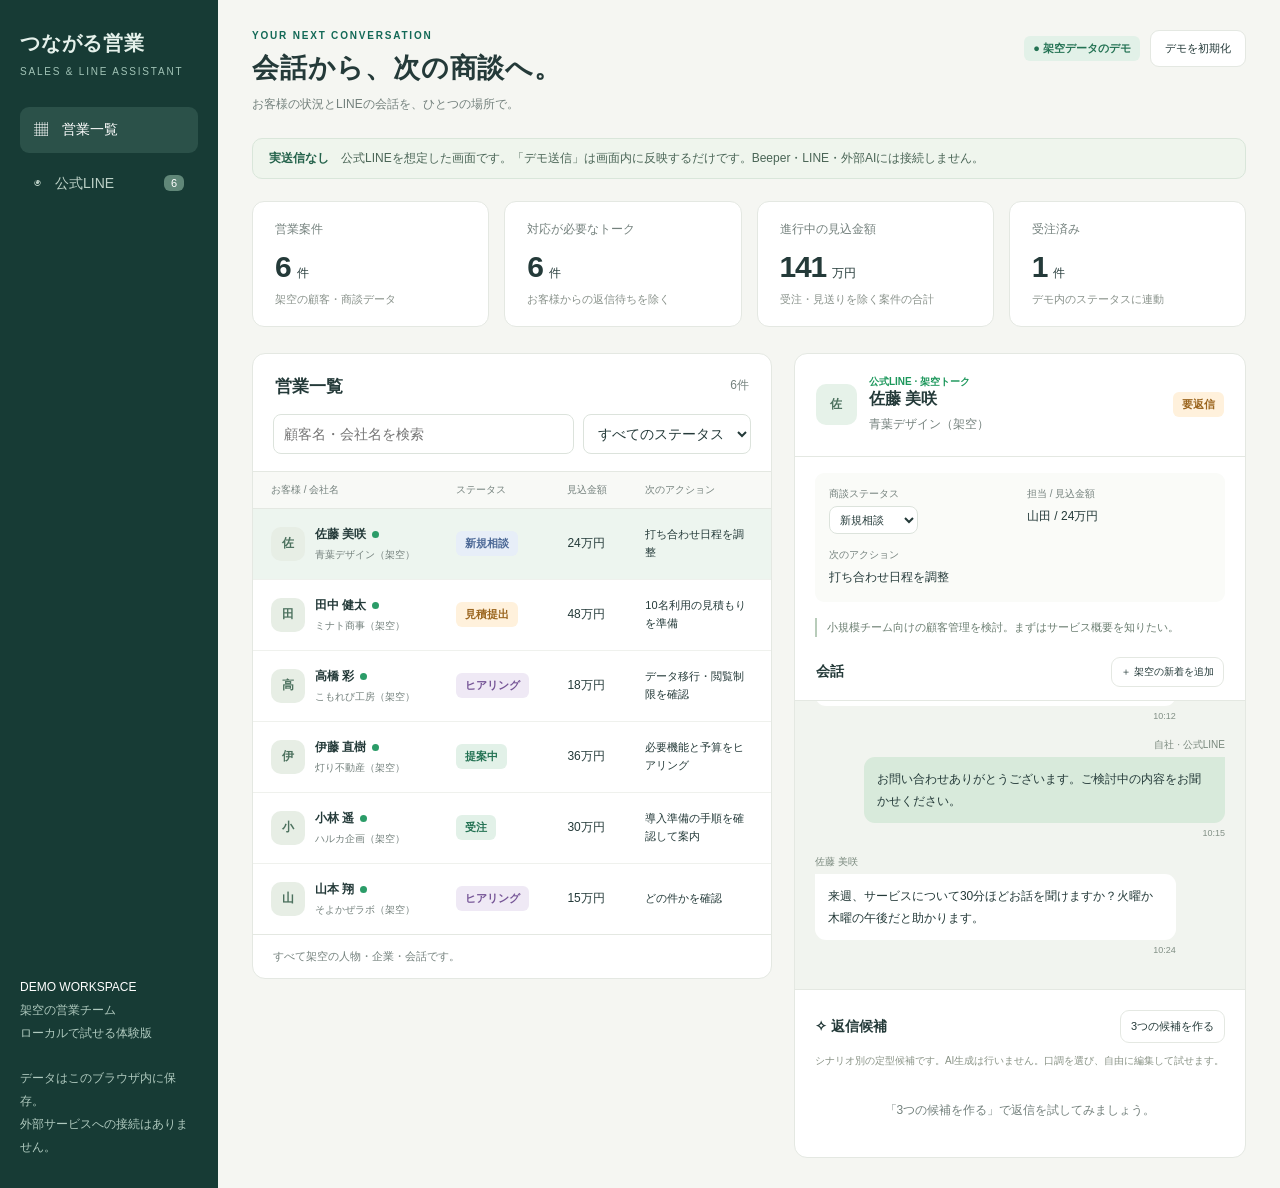
<file: public/demo.html>
<!doctype html>
<html lang="ja">
<head>
<meta charset="utf-8">
<meta name="viewport" content="width=device-width,initial-scale=1">
<title>つながる営業｜公式LINE デモ</title>
<link rel="icon" href="/favicon.ico?v=1" sizes="any">
<link rel="icon" href="/favicon.svg?v=1" type="image/svg+xml">
<link rel="apple-touch-icon" href="/apple-touch-icon.png?v=1">
<meta name="theme-color" content="#173b35">
<style>
:root{font-family:-apple-system,BlinkMacSystemFont,"Hiragino Sans",Meiryo,sans-serif;color:#243a39;background:#f5f6f2;font-size:14px;--green:#136957;--muted:#74817d;--line:#e4e8e2}
*{box-sizing:border-box}body{margin:0}button,input,textarea,select{font:inherit}button{cursor:pointer}button:disabled{opacity:.5;cursor:default}button:focus-visible,a:focus-visible,input:focus-visible,select:focus-visible,textarea:focus-visible{outline:3px solid #67bba0;outline-offset:3px}button{border:1px solid var(--line);border-radius:9px;background:white;color:inherit;padding:10px 14px}button:hover:not(:disabled){background:#edf4ef}button.primary{background:var(--green);color:white;border-color:var(--green)}button.primary:hover:not(:disabled){background:#0b5244}button.ghost{background:transparent}.shell{display:grid;grid-template-columns:218px minmax(0,1fr);min-height:100vh}.sidebar{background:#173b35;color:#e5f1eb;padding:30px 20px;display:flex;flex-direction:column;gap:30px}.brand{font-size:20px;font-weight:750;letter-spacing:.04em}.brand span{display:block;font-size:10px;font-weight:500;letter-spacing:.18em;color:#a1c3b6;margin-top:9px}.nav{display:grid;gap:8px}.nav button{background:transparent;color:#bed2c8;border:0;text-align:left;padding:14px}.nav button.active{background:#2b5149;color:white}.nav small{font-size:11px;float:right;background:#608778;color:white;padding:2px 7px;border-radius:6px}.side-foot{margin-top:auto;color:#afc9be;font-size:12px;line-height:1.9}.side-foot strong{color:white;font-weight:500}.main{padding:30px 34px;min-width:0;max-width:1720px;width:100%;margin:auto}.topbar{display:flex;align-items:flex-start;justify-content:space-between;gap:16px}.eyebrow{font-size:10px;letter-spacing:.18em;color:var(--green);font-weight:750}h1{font-size:27px;margin:9px 0 8px;letter-spacing:.03em}h2{font-size:17px;margin:0}h3{font-size:14px;margin:0}.muted{color:var(--muted);font-size:12px;line-height:1.8}p{line-height:1.8}.pill{display:inline-block;border-radius:6px;padding:5px 9px;font-size:11px;font-weight:600;white-space:nowrap;background:#edf2ed;color:#536b60}.pill.green{background:#e2f1e8;color:#237253}.pill.orange{background:#fff1dc;color:#9a641d}.pill.blue{background:#e7eef8;color:#4a6795}.pill.purple{background:#efe9f5;color:#755496}.safe{border:1px solid #d9e6da;background:#eff5ed;border-radius:10px;padding:11px 16px;margin:22px 0;display:flex;gap:12px;align-items:center;font-size:12px;color:#4a6556}.safe b{color:#24624b}.metrics{display:grid;grid-template-columns:repeat(4,1fr);gap:15px;margin-bottom:26px}.metric{background:white;border:1px solid var(--line);padding:19px 22px;border-radius:12px}.metric .label{font-size:12px;color:var(--muted)}.metric .value{font-size:30px;font-weight:650;letter-spacing:-.04em;margin-top:12px}.metric .value small{font-size:12px;font-weight:400;letter-spacing:0;margin-left:6px}.metric .hint{font-size:11px;color:#89928b;margin-top:8px}.content-grid{display:grid;grid-template-columns:minmax(470px,1.15fr) minmax(380px,1fr);gap:22px;align-items:start}.panel{background:white;border:1px solid var(--line);border-radius:13px;overflow:hidden}.panel-head{padding:21px 22px 16px;display:flex;align-items:center;justify-content:space-between;gap:12px}.toolbar{display:flex;gap:9px;padding:0 20px 17px;flex-wrap:wrap}input,select,textarea{border:1px solid #dce3dc;background:#fff;border-radius:8px;padding:10px;color:#243a39}input{min-width:0;flex:1;width:160px}select{max-width:100%}.table-scroll{overflow:auto}table{width:100%;border-collapse:collapse;white-space:nowrap}th{background:#f8f9f6;font-size:10px;font-weight:500;color:var(--muted);padding:11px 18px;text-align:left;border-top:1px solid var(--line);border-bottom:1px solid var(--line)}td{padding:17px 18px;border-bottom:1px solid #eff1ed;font-size:12px}tbody tr.selected{background:#edf5ef}tbody tr:last-child td{border-bottom:0}.customer-btn{padding:0;background:none!important;border:0;text-align:left;display:flex;gap:10px;align-items:center}.avatar{width:34px;height:34px;display:grid;place-items:center;border-radius:10px;background:#e7eee5;color:#4c715e;font-size:12px;font-weight:650;flex-shrink:0}.customer-name{font-size:12px;font-weight:650}.company{font-size:10px;color:var(--muted);margin-top:5px}.next-action{font-size:11px;max-width:140px;white-space:normal;line-height:1.6}.table-footer{padding:14px 20px;color:var(--muted);font-size:11px;border-top:1px solid var(--line)}.detail-head{padding:21px;display:flex;gap:12px;align-items:center;border-bottom:1px solid var(--line)}.detail-head .avatar{width:41px;height:41px;background:#e6f2e9}.detail-head .meta{flex:1}.detail-head h2{font-size:16px;margin-bottom:4px}.line-label{font-size:10px;color:#1c975b;font-weight:650}.detail-info{display:grid;grid-template-columns:1fr 1fr;gap:14px;background:#fafbf8;margin:16px 20px;padding:14px;border-radius:9px}.detail-info dt{font-size:10px;color:var(--muted);margin-bottom:5px}.detail-info dd{font-size:12px;margin:0;line-height:1.7}.section-title{display:flex;justify-content:space-between;align-items:center;padding:4px 21px 13px;gap:10px}.section-title span{font-size:10px;color:var(--muted)}.chat{padding:17px 20px;background:#f1f4ef;max-height:290px;overflow:auto;min-height:160px;border-top:1px solid var(--line);border-bottom:1px solid var(--line)}.chat-day{text-align:center;font-size:10px;color:#89968d;margin:0 0 18px}.message{max-width:88%;margin-bottom:17px}.message.outgoing{margin-left:auto}.speaker{font-size:10px;color:#79887d;margin:0 0 5px}.message.outgoing .speaker{text-align:right}.bubble{background:white;border-radius:0 11px 11px 11px;padding:11px 13px;font-size:12px;line-height:1.85;white-space:pre-wrap;overflow-wrap:anywhere}.outgoing .bubble{background:#d8eadb;border-radius:11px 0 11px 11px}.message-time{font-size:9px;color:#829086;margin-top:5px;text-align:right}.reply{padding:20px}.reply-heading{display:flex;align-items:center;justify-content:space-between;gap:10px}.reply-heading button{font-size:11px;padding:8px 10px}.template-note{font-size:10px;color:#889285;line-height:1.8;margin:9px 0 14px}.tone-tabs{display:flex;gap:7px;margin-bottom:12px}.tone-tabs button{font-size:11px;padding:8px 11px;flex:1}.tone-tabs button.active{background:#e9f3ec;color:#1b6a4e;border-color:#b9d7c3}.reply textarea{width:100%;min-height:130px;resize:vertical;font-size:12px;line-height:1.9;background:#fcfdfa}.reply-bottom{display:flex;justify-content:space-between;align-items:center;margin-top:12px;gap:8px}.reply-bottom .muted{font-size:10px}.reply-bottom button{font-size:12px}.toast{position:fixed;bottom:25px;left:50%;transform:translateX(-50%);background:#173b35;color:white;border-radius:10px;padding:14px 22px;box-shadow:0 5px 30px #173b3520;z-index:10;max-width:90vw;font-size:12px}.empty{text-align:center;padding:50px 20px;color:var(--muted);font-size:12px}.official-layout .content-grid{grid-template-columns:320px minmax(400px,1fr)}.official-layout .sales-only{display:none}.inbox-list{display:grid}.inbox-item{display:flex;width:100%;gap:12px;text-align:left;border:0;border-bottom:1px solid var(--line);border-radius:0;padding:18px 20px}.inbox-item.active{background:#edf5ef}.inbox-item .body{min-width:0;flex:1}.preview{font-size:11px;overflow:hidden;white-space:nowrap;text-overflow:ellipsis;color:var(--muted);margin-top:8px;max-width:230px}.inbox-top{display:flex;justify-content:space-between;gap:8px;align-items:center}.inbox-top small{font-size:9px;color:#8a948c}.unread-dot{width:7px;height:7px;background:#2b9c68;display:inline-block;border-radius:50%;margin-left:6px}.status-control{display:flex;gap:7px;align-items:center}.status-control select{font-size:11px;padding:6px}.status-control label{font-size:10px;color:var(--muted)}dialog{border:1px solid var(--line);border-radius:14px;max-width:470px;width:calc(100% - 40px);padding:26px;color:#243a39;box-shadow:0 25px 100px #123b3530}dialog::backdrop{background:#14332c55}dialog h2{margin-bottom:14px}dialog pre{white-space:pre-wrap;overflow-wrap:anywhere;font:inherit;line-height:1.9;background:#f3f6f0;padding:16px;border-radius:9px;max-height:40vh;overflow:auto}.dialog-actions{display:flex;justify-content:flex-end;gap:9px;margin-top:20px}.hidden{display:none!important}.view-desc{margin:0}.top-actions{display:flex;gap:10px;align-items:center}.top-actions button{font-size:11px}.detail-empty{padding:60px 25px;text-align:center}.customer-context{font-size:11px;margin:0 20px 16px;padding-left:10px;border-left:2px solid #b8ccba;color:#6b7e71;line-height:1.8}
@media(min-width:1450px){.content-grid{grid-template-columns:minmax(620px,1.2fr) minmax(420px,1fr)}}
@media(max-width:1170px){.shell{grid-template-columns:170px minmax(0,1fr)}.sidebar{padding:25px 15px}.brand{font-size:17px}.main{padding:25px 22px}.content-grid{grid-template-columns:1fr}.official-layout .content-grid{grid-template-columns:280px minmax(0,1fr)}.metrics{gap:10px}.metric{padding:17px}.metric .value{font-size:25px}}
@media(max-width:780px){.shell{display:block}.sidebar{padding:18px;gap:16px}.brand span,.side-foot{display:none}.nav{display:flex}.nav button{flex:1;padding:11px}.main{padding:22px 15px}.topbar{flex-wrap:wrap}h1{font-size:24px}.metrics{grid-template-columns:1fr 1fr}.content-grid,.official-layout .content-grid{grid-template-columns:1fr}.safe{align-items:flex-start;line-height:1.8}.metric .value{font-size:27px}.top-actions{width:100%;justify-content:space-between}.inbox-list{max-height:260px;overflow:auto}.table-scroll{max-height:430px}.status-control{flex-wrap:wrap}}
</style>
</head>
<body>
<div class="shell">
 <aside class="sidebar"><div class="brand">つながる営業<span>SALES & LINE ASSISTANT</span></div><nav class="nav" aria-label="メインメニュー"><button id="navSales" class="active" aria-current="page">▦　営業一覧</button><button id="navLine">◉　公式LINE <small id="navCount">0</small></button></nav><div class="side-foot"><strong>DEMO WORKSPACE</strong><br>架空の営業チーム<br>ローカルで試せる体験版<br><br>データはこのブラウザ内に保存。<br>外部サービスへの接続はありません。</div></aside>
 <main class="main" id="main">
  <header class="topbar"><div><div class="eyebrow">YOUR NEXT CONVERSATION</div><h1 id="viewTitle">会話から、次の商談へ。</h1><p class="muted view-desc" id="viewDesc">お客様の状況とLINEの会話を、ひとつの場所で。</p></div><div class="top-actions"><span class="pill green">● 架空データのデモ</span><button id="reset">デモを初期化</button></div></header>
  <div class="safe"><b>実送信なし</b><span>公式LINEを想定した画面です。「デモ送信」は画面内に反映するだけです。Beeper・LINE・外部AIには接続しません。</span></div>
  <section class="metrics" aria-label="営業サマリー"><div class="metric"><div class="label">営業案件</div><div class="value" id="metricCount"></div><div class="hint">架空の顧客・商談データ</div></div><div class="metric"><div class="label">対応が必要なトーク</div><div class="value" id="metricReply"></div><div class="hint">お客様からの返信待ちを除く</div></div><div class="metric"><div class="label">進行中の見込金額</div><div class="value" id="metricValue"></div><div class="hint">受注・見送りを除く案件の合計</div></div><div class="metric"><div class="label">受注済み</div><div class="value" id="metricWon"></div><div class="hint">デモ内のステータスに連動</div></div></section>
  <div class="content-grid">
   <section class="panel" aria-label="顧客一覧"><div class="panel-head"><h2 id="listTitle">営業一覧</h2><span class="muted" id="listCount"></span></div><div class="toolbar"><input id="search" type="search" placeholder="顧客名・会社名を検索" aria-label="顧客名・会社名を検索"><select id="filter" aria-label="営業ステータスで絞り込み"><option value="all">すべてのステータス</option></select></div><div id="customerList"></div><div class="table-footer">すべて架空の人物・企業・会話です。</div></section>
   <section class="panel" id="detail" aria-label="選択した顧客の会話と返信候補"></section>
  </div>
 </main>
</div>
<dialog id="confirmDialog" aria-labelledby="confirmTitle"><h2 id="confirmTitle">返信をデモ送信</h2><p id="confirmTo"></p><pre id="confirmBody"></pre><p class="muted">このブラウザの架空の会話に追加します。実際のLINEには送信されません。</p><div class="dialog-actions"><button id="cancelSend">戻る</button><button class="primary" id="confirmSend">デモ送信する</button></div></dialog>
<dialog id="resetDialog" aria-labelledby="resetTitle"><h2 id="resetTitle">最初の状態に戻しますか？</h2><p class="muted">デモ送信・返信の編集・商談ステータスの変更を消し、架空データを初期状態に戻します。</p><div class="dialog-actions"><button id="cancelReset">戻る</button><button class="primary" id="confirmReset">初期化する</button></div></dialog>
<div id="toast" class="toast hidden" role="status" aria-live="polite"></div>
<script>
'use strict';
const KEY='line-sales-fictional-demo-v1';
const STAGES=['新規相談','ヒアリング','提案中','見積提出','受注','見送り'];
const COLORS={'新規相談':'blue','ヒアリング':'purple','提案中':'green','見積提出':'orange','受注':'green','見送り':''};
// Fixed, fictional scenarios. No model/API call occurs when generating candidates.
const SCENARIOS={
 appointment:{incoming:'来週、サービスについて30分ほどお話を聞けますか？火曜か木曜の午後だと助かります。',action:'打ち合わせ日程を調整',replies:['お問い合わせありがとうございます。来週の火曜または木曜の午後ですね。ご都合のよい開始時刻をいくつかお知らせいただけますか？担当者の空き状況を確認してご連絡します。','ありがとうございます！火曜か木曜の午後ですね。何時ごろがよさそうでしょうか？担当者の予定を確認してお返事します。','承知しました。火曜・木曜の午後で、ご希望の開始時刻を教えていただけますか？']},
 quote:{incoming:'社内検討用に、初期費用と月額費用が分かる見積もりをいただけますか？利用人数は10名を想定しています。',action:'10名利用の見積もりを準備',replies:['ご連絡ありがとうございます。10名でのご利用を想定し、初期費用と月額費用を分けたお見積もりを準備します。社内検討にあたり、いつまでに必要かお知らせいただけますか？','ありがとうございます！10名での初期費用・月額費用が分かる形で準備します。社内で検討されるのはいつごろでしょうか？','10名利用のお見積もりを準備します。ご希望の提出期限を教えていただけますか？']},
 feature:{incoming:'今の顧客台帳はExcelなのですが、既存データを取り込めますか？担当者ごとの閲覧制限も気になっています。',action:'データ移行・閲覧制限を確認',replies:['ご質問ありがとうございます。Excelからの取り込みと担当者ごとの閲覧制限について、要件に合う方法を確認します。現在の台帳の項目と、誰にどの情報を見せたいかを、個人情報を含まない形で教えていただけますか？','Excelからの移行と閲覧制限ですね！使い方に合うか確認したいので、台帳の項目と、担当者ごとに分けたい情報を教えていただけますか？個人情報は不要です。','取り込み方法と閲覧制限を確認します。台帳の項目と、制限したい情報を個人情報を含めずに教えてください。']},
 budget:{incoming:'提案ありがとうございます。内容は良いのですが、予算を少し超えています。機能を絞ったプランも相談できますか？',action:'必要機能と予算をヒアリング',replies:['ご検討ありがとうございます。ご予算に合わせた構成を検討するため、必須の機能とご予算の目安をお伺いできますか？調整できる範囲を確認のうえ、改めてご案内します。','ご検討ありがとうございます！まずは必須の機能と予算の目安を教えていただけますか？構成を調整できるか確認します。','必須機能とご予算の目安を教えていただけますか？調整できる構成を確認します。']},
 onboarding:{incoming:'契約の手続きが終わりました。次は何を準備したらよいでしょうか？',action:'導入準備の手順を確認して案内',replies:['お手続きいただき、ありがとうございます。導入準備の手順を確認してご案内します。まず、ご利用開始のご希望日と、設定をご担当される方を教えていただけますか？','お手続きありがとうございます！準備することを確認してご案内します。利用開始の希望日と、設定をご担当される方を教えていただけますか？','お手続きありがとうございます。利用開始の希望日と設定担当の方を教えていただけますか？']},
 unclear:{incoming:'先日のお話の件、その後どうなりましたか？',action:'どの件かを確認',replies:['ご連絡ありがとうございます。確認のため、先日のお話はどの件を指していらっしゃるか教えていただけますか？該当の内容を確認してご連絡します。','ご連絡ありがとうございます！どの件についてのお話か、もう少し教えていただけますか？内容を確認します。','先日のお話は、どの件でしょうか？内容を教えていただけると助かります。']}
};
const seed=[
 {id:'sato',name:'佐藤 美咲',company:'青葉デザイン（架空）',initial:'佐',stage:'新規相談',amount:240000,owner:'山田',scenario:'appointment',note:'小規模チーム向けの顧客管理を検討。まずはサービス概要を知りたい。',history:[['in','こんにちは。顧客管理サービスについて相談したいです。','10:12'],['out','お問い合わせありがとうございます。ご検討中の内容をお聞かせください。','10:15']],time:'10:24'},
 {id:'tanaka',name:'田中 健太',company:'ミナト商事（架空）',initial:'田',stage:'見積提出',amount:480000,owner:'鈴木',scenario:'quote',note:'営業10名で利用予定。社内稟議に向けて費用の内訳が必要。',history:[['in','前回のデモ、ありがとうございました。営業メンバーにも共有しました。','09:35'],['out','ご共有ありがとうございます。検討に必要な資料があればお知らせください。','09:42']],time:'10:08'},
 {id:'takahashi',name:'高橋 彩',company:'こもれび工房（架空）',initial:'高',stage:'ヒアリング',amount:180000,owner:'山田',scenario:'feature',note:'Excelで管理中。移行方法・閲覧制限の実現可否は未確認。',history:[['in','顧客情報が増えてきて、今の管理方法を見直しています。','09:12'],['out','現在の管理方法と、お困りの点を教えていただけますか？','09:18']],time:'09:31'},
 {id:'ito',name:'伊藤 直樹',company:'灯り不動産（架空）',initial:'伊',stage:'提案中',amount:360000,owner:'鈴木',scenario:'budget',note:'提案内容は評価。費用面の調整を希望しているが、予算額は未確認。',history:[['out','ご相談内容をもとにしたプランをご提案しました。気になる点があればお知らせください。','昨日 16:20']],time:'09:05'},
 {id:'kobayashi',name:'小林 遥',company:'ハルカ企画（架空）',initial:'小',stage:'受注',amount:300000,owner:'山田',scenario:'onboarding',note:'契約済み。利用開始日と設定担当者はこれから確認する。',history:[['in','こちらの内容で進めたいと思います。','昨日 14:10'],['out','ありがとうございます。お手続きの完了後に導入準備をご案内します。','昨日 14:18']],time:'08:50'},
 {id:'yamamoto',name:'山本 翔',company:'そよかぜラボ（架空）',initial:'山',stage:'ヒアリング',amount:150000,owner:'鈴木',scenario:'unclear',note:'過去の相談内容の詳細は未登録。「先日のお話」が何を指すか確認が必要。',history:[['in','先日はありがとうございました。','昨日 11:30'],['out','こちらこそ、ありがとうございました。またご相談ください。','昨日 11:35']],time:'08:42'}
];
const $=id=>document.getElementById(id);
const esc=v=>String(v??'').replace(/[&<>"']/g,c=>({'&':'&amp;','<':'&lt;','>':'&gt;','"':'&quot;',"'":'&#39;'}[c]));
const clone=v=>JSON.parse(JSON.stringify(v));
function fresh(){return seed.map(c=>({...clone(c),messages:[...c.history.map(m=>({direction:m[0],text:m[1],time:m[2]})),{direction:'in',text:SCENARIOS[c.scenario].incoming,time:c.time}],needsReply:true,tone:0,generated:false,draft:'',draftEdited:false,scenario:c.scenario,simulation:0,updated:c.time,nextAction:SCENARIOS[c.scenario].action}));}
let storageAvailable=true;
function load(){try{const raw=JSON.parse(localStorage.getItem(KEY));if(raw&&raw.version===1&&Array.isArray(raw.customers)&&raw.customers.length===seed.length){for(const c of raw.customers){if(!seed.some(s=>s.id===c.id)||!STAGES.includes(c.stage)||!SCENARIOS[c.scenario]||!Array.isArray(c.messages)||!c.messages.every(m=>['in','out'].includes(m.direction)&&typeof m.text==='string'&&typeof m.time==='string')||typeof c.draft!=='string'||!Number.isInteger(c.tone)||c.tone<0||c.tone>2||typeof c.needsReply!=='boolean'||typeof c.generated!=='boolean'||!Number.isFinite(c.simulation))return fresh();}if(new Set(raw.customers.map(c=>c.id)).size!==seed.length)return fresh();return raw.customers;}}catch(e){storageAvailable=false;}return fresh();}
let customers=load(),selected=customers[0].id,view='sales',pending=null,toastTimer;
function current(){return customers.find(c=>c.id===selected);}
function persist(){try{localStorage.setItem(KEY,JSON.stringify({version:1,customers}));}catch(e){storageAvailable=false;}}
function toast(text){$('toast').textContent=text;$('toast').classList.remove('hidden');clearTimeout(toastTimer);toastTimer=setTimeout(()=>$('toast').classList.add('hidden'),4000);}
function timeNow(){return new Intl.DateTimeFormat('ja-JP',{timeZone:'Asia/Tokyo',hour:'2-digit',minute:'2-digit',hour12:false}).format(new Date())+'（デモ）';}
function pill(stage){return `<span class="pill ${COLORS[stage]||''}">${esc(stage)}</span>`;}
function renderMetrics(){const active=customers.filter(c=>!['受注','見送り'].includes(c.stage));$('metricCount').innerHTML=customers.length+'<small>件</small>';$('metricReply').innerHTML=customers.filter(c=>c.needsReply).length+'<small>件</small>';$('metricValue').innerHTML=(active.reduce((sum,c)=>sum+c.amount,0)/10000).toLocaleString('ja-JP')+'<small>万円</small>';$('metricWon').innerHTML=customers.filter(c=>c.stage==='受注').length+'<small>件</small>';$('navCount').textContent=customers.filter(c=>c.needsReply).length;}
function filtered(){const q=$('search').value.trim().toLowerCase(),stage=$('filter').value;return customers.filter(c=>(stage==='all'||c.stage===stage)&&(!q||(c.name+c.company).toLowerCase().includes(q)));}
function renderList(){const list=filtered();$('listCount').textContent=list.length+'件';if(!list.length){$('customerList').innerHTML='<div class="empty">該当する顧客がありません。<br>検索条件やステータスを変えてみてください。</div>';return;}
 if(view==='line'){$('customerList').innerHTML='<div class="inbox-list">'+list.map(c=>`<button class="inbox-item ${c.id===selected?'active':''}" data-customer="${esc(c.id)}" aria-pressed="${c.id===selected}"><span class="avatar">${esc(c.initial)}</span><span class="body"><span class="inbox-top"><b>${esc(c.name)}${c.needsReply?'<span class="unread-dot" aria-label="要返信"></span>':''}</b><small>${esc(c.updated)}</small></span><div class="company">${esc(c.company)}</div><div class="preview">${esc(c.messages.at(-1).text)}</div></span></button>`).join('')+'</div>';}
 else{$('customerList').innerHTML='<div class="table-scroll"><table><thead><tr><th>お客様 / 会社名</th><th>ステータス</th><th>見込金額</th><th>次のアクション</th></tr></thead><tbody>'+list.map(c=>`<tr class="${c.id===selected?'selected':''}"><td><button class="customer-btn" data-customer="${esc(c.id)}" aria-pressed="${c.id===selected}"><span class="avatar">${esc(c.initial)}</span><span><span class="customer-name">${esc(c.name)}${c.needsReply?'<span class="unread-dot" aria-label="要返信"></span>':''}</span><div class="company">${esc(c.company)}</div></span></button></td><td>${pill(c.stage)}</td><td>${(c.amount/10000).toLocaleString('ja-JP')}万円</td><td class="next-action">${esc(c.nextAction)}</td></tr>`).join('')+'</tbody></table></div>';}}
function renderDetail(){const c=current();$('detail').innerHTML=`<div class="detail-head"><span class="avatar">${esc(c.initial)}</span><div class="meta"><div class="line-label">公式LINE · 架空トーク</div><h2>${esc(c.name)}</h2><span class="muted">${esc(c.company)}</span></div>${c.needsReply?'<span class="pill orange">要返信</span>':'<span class="pill green">返信済み</span>'}</div>
 <dl class="detail-info"><div><dt>商談ステータス</dt><dd class="status-control"><label class="hidden" for="stage">商談ステータス</label><select id="stage">${STAGES.map(s=>`<option ${s===c.stage?'selected':''}>${s}</option>`).join('')}</select></dd></div><div><dt>担当 / 見込金額</dt><dd>${esc(c.owner)} / ${(c.amount/10000).toLocaleString('ja-JP')}万円</dd></div><div style="grid-column:1/-1"><dt>次のアクション</dt><dd>${esc(c.nextAction)}</dd></div></dl><p class="customer-context">${esc(c.note)}</p>
 <div class="section-title"><h3>会話</h3><button id="simulate" class="ghost" style="font-size:10px;padding:7px 9px">＋ 架空の新着を追加</button></div><div class="chat" id="chatLog" role="log" aria-label="架空の会話履歴"><div class="chat-day">架空の会話シナリオ</div>${c.messages.map(m=>`<div class="message ${m.direction==='out'?'outgoing':''}"><div class="speaker">${m.direction==='out'?'自社 · 公式LINE':esc(c.name)}</div><div class="bubble">${esc(m.text)}</div><div class="message-time">${esc(m.time)}</div></div>`).join('')}</div>
 <div class="reply"><div class="reply-heading"><h3>✧ 返信候補</h3><button id="generate" ${c.needsReply?'':'disabled'}>${c.generated?'候補を再表示':'3つの候補を作る'}</button></div><p class="template-note">シナリオ別の定型候補です。AI生成は行いません。口調を選び、自由に編集して試せます。</p><div id="composer">${c.generated&&c.needsReply?`<div class="tone-tabs" role="group" aria-label="返信の口調">${['丁寧','親しみやすい','簡潔'].map((t,i)=>`<button data-tone="${i}" class="${i===c.tone?'active':''}" aria-pressed="${i===c.tone}">${t}</button>`).join('')}</div><label for="replyText" class="muted">返信内容 <span id="edited">${c.draftEdited?'（編集中）':''}</span></label><textarea id="replyText" maxlength="2500">${esc(c.draft)}</textarea><div class="reply-bottom"><span class="muted"><span id="charCount">${c.draft.length}</span> / 2500文字 · 実送信なし</span><button id="send" class="primary" ${c.draft.trim()?'':'disabled'}>確認してデモ送信 →</button></div>`:`<div class="empty" style="padding:18px 10px">${c.needsReply?'「3つの候補を作る」で返信を試してみましょう。':'デモ送信済みです。「架空の新着を追加」で次の返信を試せます。'}</div>`}</div></div>`;
 const log=$('chatLog');log.scrollTop=log.scrollHeight;
 $('stage').onchange=e=>{c.stage=e.target.value;persist();renderMetrics();renderList();toast('商談ステータスをデモ内で更新しました');};
 $('generate').onclick=()=>{if(c.draftEdited&&!window.confirm('編集した返信を定型候補に戻しますか？'))return;c.generated=true;c.draft=SCENARIOS[c.scenario].replies[c.tone];c.draftEdited=false;persist();renderDetail();};
 $('simulate').onclick=()=>{if(c.draftEdited&&!window.confirm('編集中の返信を破棄し、架空の新着を追加しますか？'))return;const keys=Object.keys(SCENARIOS);c.simulation+=1;c.scenario=keys[(keys.indexOf(c.scenario)+1)%keys.length];c.updated=timeNow();c.messages.push({direction:'in',text:SCENARIOS[c.scenario].incoming,time:c.updated});c.needsReply=true;c.generated=false;c.draft='';c.draftEdited=false;c.tone=0;c.nextAction=SCENARIOS[c.scenario].action;c.note='デモで追加した新着への対応を体験中。会話内で確認できる内容に沿って返信します。';persist();render();toast('架空の新着を追加しました');};
 document.querySelectorAll('[data-tone]').forEach(b=>b.onclick=()=>{const i=Number(b.dataset.tone);if(i===c.tone)return;if(c.draftEdited&&!window.confirm('編集した返信を、選んだ口調の定型候補に置き換えますか？'))return;c.tone=i;c.draft=SCENARIOS[c.scenario].replies[i];c.draftEdited=false;persist();renderDetail();});
 if($('replyText')){$('replyText').oninput=e=>{c.draft=e.target.value;c.draftEdited=true;$('charCount').textContent=c.draft.length;$('edited').textContent='（編集中）';$('send').disabled=!c.draft.trim();persist();};$('send').onclick=()=>{const body=c.draft.trim();if(!c.needsReply||!body)return;pending={id:c.id,text:body,messageCount:c.messages.length};$('confirmTo').textContent='宛先：'+c.name+' / '+c.company;$('confirmBody').textContent=body;$('confirmDialog').showModal();};}}
function render(){renderMetrics();renderList();renderDetail();}
function setView(v){view=v;$('main').classList.toggle('official-layout',v==='line');$('navSales').classList.toggle('active',v==='sales');$('navLine').classList.toggle('active',v==='line');$('navSales').removeAttribute('aria-current');$('navLine').removeAttribute('aria-current');$(v==='sales'?'navSales':'navLine').setAttribute('aria-current','page');$('viewTitle').textContent=v==='sales'?'会話から、次の商談へ。':'お客様に、ちょうどいい返信を。';$('viewDesc').textContent=v==='sales'?'お客様の状況とLINEの会話を、ひとつの場所で。':'公式LINEを想定した会話と、3つの口調の返信候補を体験。';$('listTitle').textContent=v==='sales'?'営業一覧':'公式LINEのトーク';render();}
$('filter').innerHTML+=STAGES.map(s=>`<option value="${s}">${s}</option>`).join('');
$('search').oninput=renderList;$('filter').onchange=renderList;
$('customerList').onclick=e=>{const b=e.target.closest('[data-customer]');if(!b)return;selected=b.dataset.customer;render();};
$('navSales').onclick=()=>setView('sales');$('navLine').onclick=()=>setView('line');
$('cancelSend').onclick=()=>{$('confirmDialog').close();pending=null;};
$('confirmDialog').addEventListener('close',()=>{pending=null;});
$('confirmSend').onclick=()=>{if(!pending)return;const c=customers.find(c=>c.id===pending.id);if(!c||!c.needsReply||c.messages.length!==pending.messageCount){$('confirmDialog').close();toast('会話が更新されました。内容を確認してください。');return;}c.updated=timeNow();c.messages.push({direction:'out',text:pending.text,time:c.updated});c.needsReply=false;c.generated=false;c.draft='';c.draftEdited=false;c.nextAction='お客様からの返信を待つ';persist();$('confirmDialog').close();render();toast('画面内にデモ送信しました。実際の送信はありません。');};
$('reset').onclick=()=>$('resetDialog').showModal();$('cancelReset').onclick=()=>$('resetDialog').close();$('confirmReset').onclick=()=>{customers=fresh();selected=customers[0].id;$('search').value='';$('filter').value='all';persist();$('resetDialog').close();render();toast('架空データを初期状態に戻しました');};
render();if(!storageAvailable)toast('保存領域を利用できないため、変更はこの画面を開いている間だけ保持します。');
</script>
</body>
</html>
</file>
